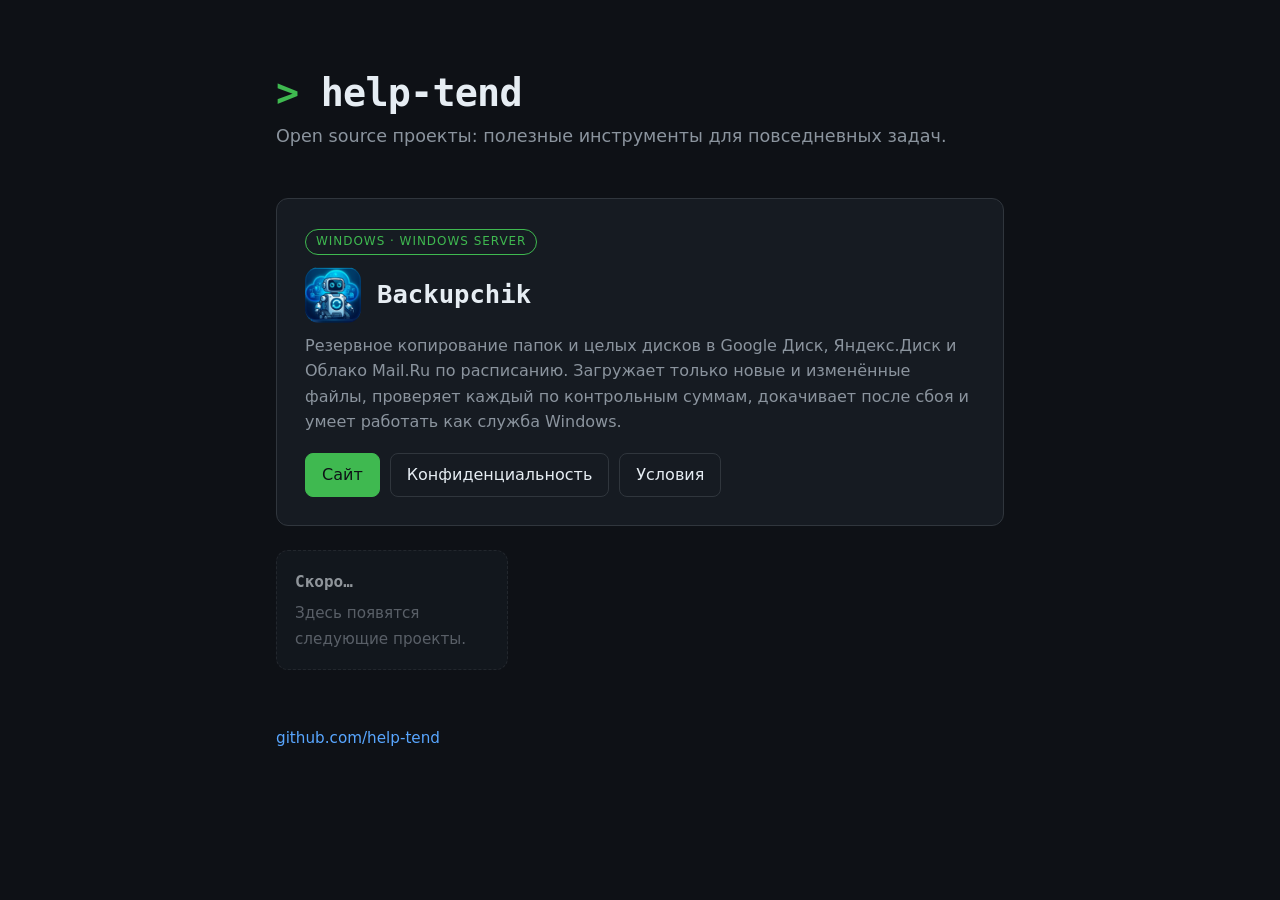
<file: index.html>
<!doctype html>
<html lang="ru">
<head>
  <meta charset="utf-8">
  <meta name="viewport" content="width=device-width, initial-scale=1">
  <title>help-tend — open source проекты</title>
  <meta name="description" content="Проекты help-tend: Backupchik — резервное копирование папок в Google Диск, Яндекс.Диск и Облако Mail.Ru — и другие полезные инструменты.">
  <meta name="color-scheme" content="dark">
  <meta name="theme-color" content="#0e1116">
  <link rel="canonical" href="https://help-tend.github.io/">
  <meta property="og:type" content="website">
  <meta property="og:title" content="help-tend — open source проекты">
  <meta property="og:description" content="Проекты help-tend: Backupchik — резервное копирование папок в Google Диск, Яндекс.Диск и Облако Mail.Ru — и другие полезные инструменты.">
  <meta property="og:url" content="https://help-tend.github.io/">
  <meta name="google-site-verification" content="nLDG6bBRHug6csCk54_2qdY5VK80AcoEO980-NKy0qo" />
  <link rel="icon" href="data:image/svg+xml,<svg xmlns='http://www.w3.org/2000/svg' viewBox='0 0 32 32'><rect width='32' height='32' rx='8' fill='%233fb950'/><text x='16' y='22' font-size='16' text-anchor='middle' fill='%230e1116' font-family='monospace' font-weight='700'>ht</text></svg>">
  <style>
    :root {
      --bg: #0e1116;
      --card: #161b22;
      --card-hover: #1c232c;
      --border: #30363d;
      --text: #e6edf3;
      --muted: #8b949e;
      --accent: #3fb950;
      --link: #58a6ff;
      --radius: 12px;
    }
    * { box-sizing: border-box; }
    html, body { margin: 0; }
    body {
      background: var(--bg);
      color: var(--text);
      font: 16px/1.6 system-ui, -apple-system, "Segoe UI", Roboto, sans-serif;
      -webkit-font-smoothing: antialiased;
    }
    .wrap { max-width: 760px; margin: 0 auto; padding: 72px 16px 48px; }
    header h1 {
      margin: 0 0 8px;
      font: 700 2.4rem/1.1 ui-monospace, "SF Mono", Menlo, Consolas, monospace;
      letter-spacing: -0.02em;
    }
    header h1 span { color: var(--accent); }
    header p { margin: 0 0 48px; color: var(--muted); font-size: 1.1rem; }

    .featured {
      background: var(--card);
      border: 1px solid var(--border);
      border-radius: var(--radius);
      padding: 28px;
      margin-bottom: 24px;
    }
    .badge {
      display: inline-block;
      font-size: .75rem;
      text-transform: uppercase;
      letter-spacing: .08em;
      color: var(--accent);
      border: 1px solid var(--accent);
      border-radius: 999px;
      padding: 2px 10px;
      margin-bottom: 12px;
    }
    .featured .head { display: flex; align-items: center; gap: 16px; margin-bottom: 10px; }
    .featured .head img { width: 56px; height: 56px; border-radius: 14px; flex: none; }
    .featured .head h2 { margin: 0; }
    .featured h2 {
      margin: 0 0 10px;
      font: 700 1.6rem/1.2 ui-monospace, "SF Mono", Menlo, Consolas, monospace;
    }
    .featured p { margin: 0 0 18px; color: var(--muted); }
    .links { display: flex; flex-wrap: wrap; gap: 10px; }
    .btn {
      display: inline-block;
      padding: 8px 16px;
      border-radius: 8px;
      border: 1px solid var(--border);
      color: var(--text);
      text-decoration: none;
      font-weight: 500;
      transition: border-color .15s, background .15s;
    }
    .btn:hover { border-color: var(--link); background: var(--card-hover); }
    .btn.primary { background: var(--accent); border-color: var(--accent); color: #0e1116; }
    .btn.primary:hover { filter: brightness(1.1); background: var(--accent); }

    .grid {
      display: grid;
      grid-template-columns: repeat(auto-fill, minmax(220px, 1fr));
      gap: 16px;
    }
    .card {
      display: block;
      background: var(--card);
      border: 1px solid var(--border);
      border-radius: var(--radius);
      padding: 18px;
      color: inherit;
      text-decoration: none;
      transition: border-color .15s, background .15s, transform .15s;
    }
    .card:hover { border-color: var(--link); background: var(--card-hover); transform: translateY(-2px); }
    .card strong { display: block; font-family: ui-monospace, "SF Mono", Menlo, Consolas, monospace; margin-bottom: 6px; }
    .card span { color: var(--muted); font-size: .95rem; }
    .card.soon { border-style: dashed; pointer-events: none; opacity: .6; }

    footer { margin-top: 56px; color: var(--muted); font-size: .95rem; }
    footer a { color: var(--link); text-decoration: none; }
    footer a:hover { text-decoration: underline; }

    @media (max-width: 480px) {
      .wrap { padding-top: 48px; }
      header h1 { font-size: 2rem; }
      .featured { padding: 20px; }
    }
  </style>
</head>
<body>
  <div class="wrap">
    <header>
      <h1><span>&gt;</span> help-tend</h1>
      <p>Open source проекты: полезные инструменты для повседневных задач.</p>
    </header>

    <main>
      <!-- Главный проект -->
      <section class="featured">
        <div class="badge">Windows · Windows Server</div>
        <div class="head">
          <img src="Backupchik/logo.png" alt="">
          <h2>Backupchik</h2>
        </div>
        <p>Резервное копирование папок и целых дисков в Google Диск, Яндекс.Диск и Облако Mail.Ru по расписанию. Загружает только новые и изменённые файлы, проверяет каждый по контрольным суммам, докачивает после сбоя и умеет работать как служба Windows.</p>
        <div class="links">
          <a class="btn primary" href="Backupchik/">Сайт</a>
          <a class="btn" href="Backupchik/privacy.html">Конфиденциальность</a>
          <a class="btn" href="Backupchik/terms.html">Условия</a>
        </div>
      </section>

      <!-- Остальные проекты: копируйте блок <a class="card"> для каждого нового -->
      <div class="grid">
        <div class="card soon">
          <strong>Скоро…</strong>
          <span>Здесь появятся следующие проекты.</span>
        </div>
      </div>
    </main>

    <footer>
      <a href="https://github.com/help-tend">github.com/help-tend</a>
    </footer>
  </div>
</body>
</html>
</file>
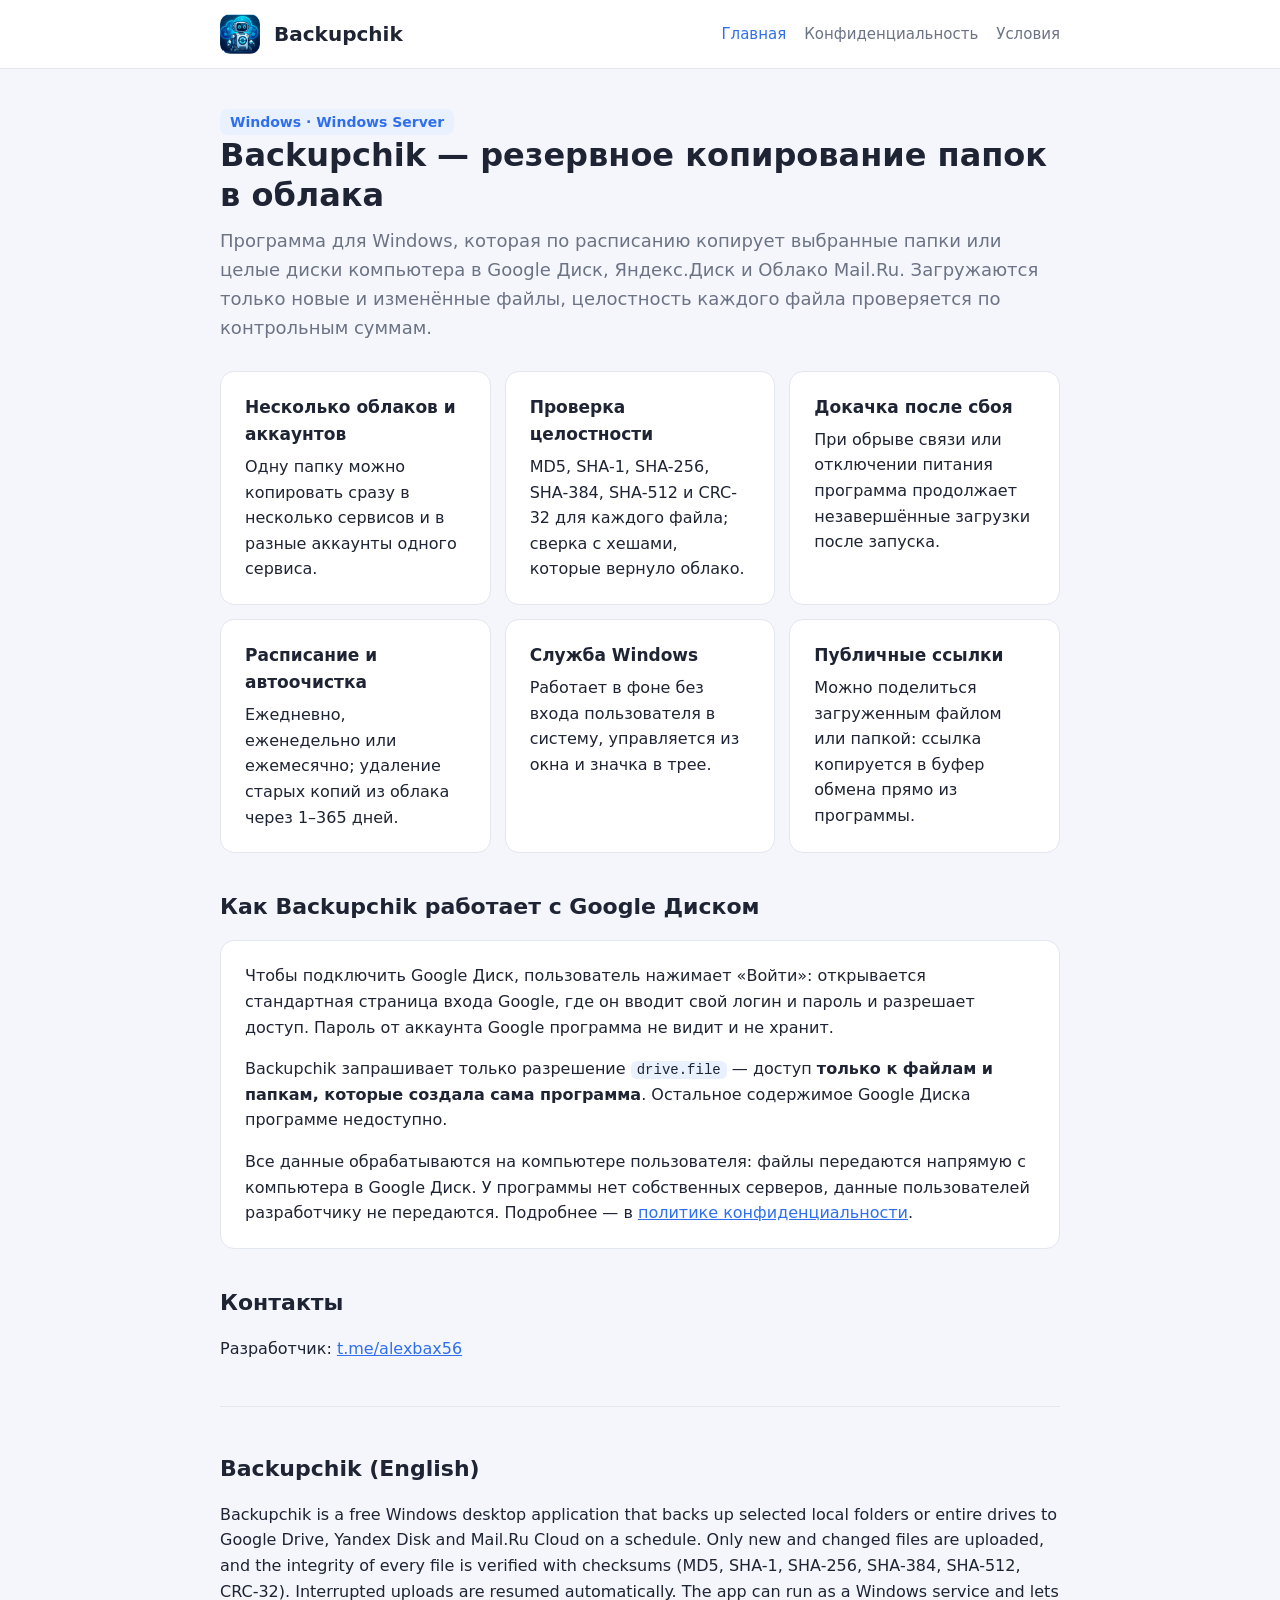
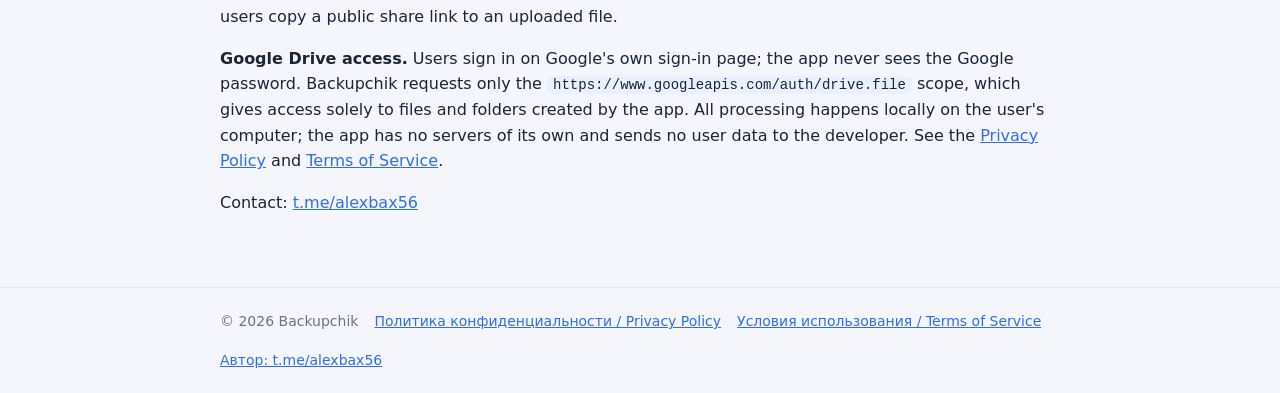
<file: Backupchik/index.html>
<!doctype html>
<html lang="ru">
<head>
<meta charset="utf-8">
<meta name="viewport" content="width=device-width, initial-scale=1">
<title>Backupchik — резервное копирование папок в облака</title>
<meta name="description" content="Backupchik — бесплатная программа для Windows: синхронизация папок и дисков с Google Диском, Яндекс.Диском и Облаком Mail.Ru по расписанию с проверкой контрольных сумм.">
<!-- GOOGLE_SITE_VERIFICATION: сюда вставьте мета-тег из Google Search Console -->
<link rel="icon" href="logo.png">
<link rel="stylesheet" href="style.css">
</head>
<body>
<header><div class="wrap">
  <img src="logo.png" alt="">
  <a class="brand" href="index.html">Backupchik</a>
  <nav><a href="index.html" aria-current="page">Главная</a><a href="privacy.html">Конфиденциальность</a><a href="terms.html">Условия</a></nav>
</div></header>

<main><div class="wrap">
  <span class="tag">Windows · Windows Server</span>
  <h1>Backupchik — резервное копирование папок в облака</h1>
  <p class="lead">Программа для Windows, которая по расписанию копирует выбранные папки или целые диски компьютера в Google Диск, Яндекс.Диск и Облако Mail.Ru. Загружаются только новые и изменённые файлы, целостность каждого файла проверяется по контрольным суммам.</p>

  <div class="grid">
    <div class="card"><h3>Несколько облаков и аккаунтов</h3>Одну папку можно копировать сразу в несколько сервисов и в разные аккаунты одного сервиса.</div>
    <div class="card"><h3>Проверка целостности</h3>MD5, SHA-1, SHA-256, SHA-384, SHA-512 и CRC-32 для каждого файла; сверка с хешами, которые вернуло облако.</div>
    <div class="card"><h3>Докачка после сбоя</h3>При обрыве связи или отключении питания программа продолжает незавершённые загрузки после запуска.</div>
    <div class="card"><h3>Расписание и автоочистка</h3>Ежедневно, еженедельно или ежемесячно; удаление старых копий из облака через 1–365 дней.</div>
    <div class="card"><h3>Служба Windows</h3>Работает в фоне без входа пользователя в систему, управляется из окна и значка в трее.</div>
    <div class="card"><h3>Публичные ссылки</h3>Можно поделиться загруженным файлом или папкой: ссылка копируется в буфер обмена прямо из программы.</div>
  </div>

  <h2>Как Backupchik работает с Google Диском</h2>
  <div class="card">
    <p>Чтобы подключить Google Диск, пользователь нажимает «Войти»: открывается стандартная страница входа Google, где он вводит свой логин и пароль и разрешает доступ. Пароль от аккаунта Google программа не видит и не хранит.</p>
    <p>Backupchik запрашивает только разрешение <code>drive.file</code> — доступ <b>только к файлам и папкам, которые создала сама программа</b>. Остальное содержимое Google Диска программе недоступно.</p>
    <p>Все данные обрабатываются на компьютере пользователя: файлы передаются напрямую с компьютера в Google Диск. У программы нет собственных серверов, данные пользователей разработчику не передаются. Подробнее — в <a href="privacy.html">политике конфиденциальности</a>.</p>
  </div>

  <h2>Контакты</h2>
  <p>Разработчик: <a href="https://t.me/alexbax56">t.me/alexbax56</a></p>

  <section class="lang" lang="en">
    <h2>Backupchik (English)</h2>
    <p>Backupchik is a free Windows desktop application that backs up selected local folders or entire drives to Google Drive, Yandex Disk and Mail.Ru Cloud on a schedule. Only new and changed files are uploaded, and the integrity of every file is verified with checksums (MD5, SHA-1, SHA-256, SHA-384, SHA-512, CRC-32). Interrupted uploads are resumed automatically. The app can run as a Windows service and lets users copy a public share link to an uploaded file.</p>
    <p><b>Google Drive access.</b> Users sign in on Google's own sign-in page; the app never sees the Google password. Backupchik requests only the <code>https://www.googleapis.com/auth/drive.file</code> scope, which gives access solely to files and folders created by the app. All processing happens locally on the user's computer; the app has no servers of its own and sends no user data to the developer. See the <a href="privacy.html#en">Privacy Policy</a> and <a href="terms.html#en">Terms of Service</a>.</p>
    <p>Contact: <a href="https://t.me/alexbax56">t.me/alexbax56</a></p>
  </section>
</div></main>

<footer><div class="wrap">
  <span>© 2026 Backupchik</span>
  <a href="privacy.html">Политика конфиденциальности / Privacy Policy</a>
  <a href="terms.html">Условия использования / Terms of Service</a>
  <a href="https://t.me/alexbax56">Автор: t.me/alexbax56</a>
</div></footer>
</body>
</html>
</file>
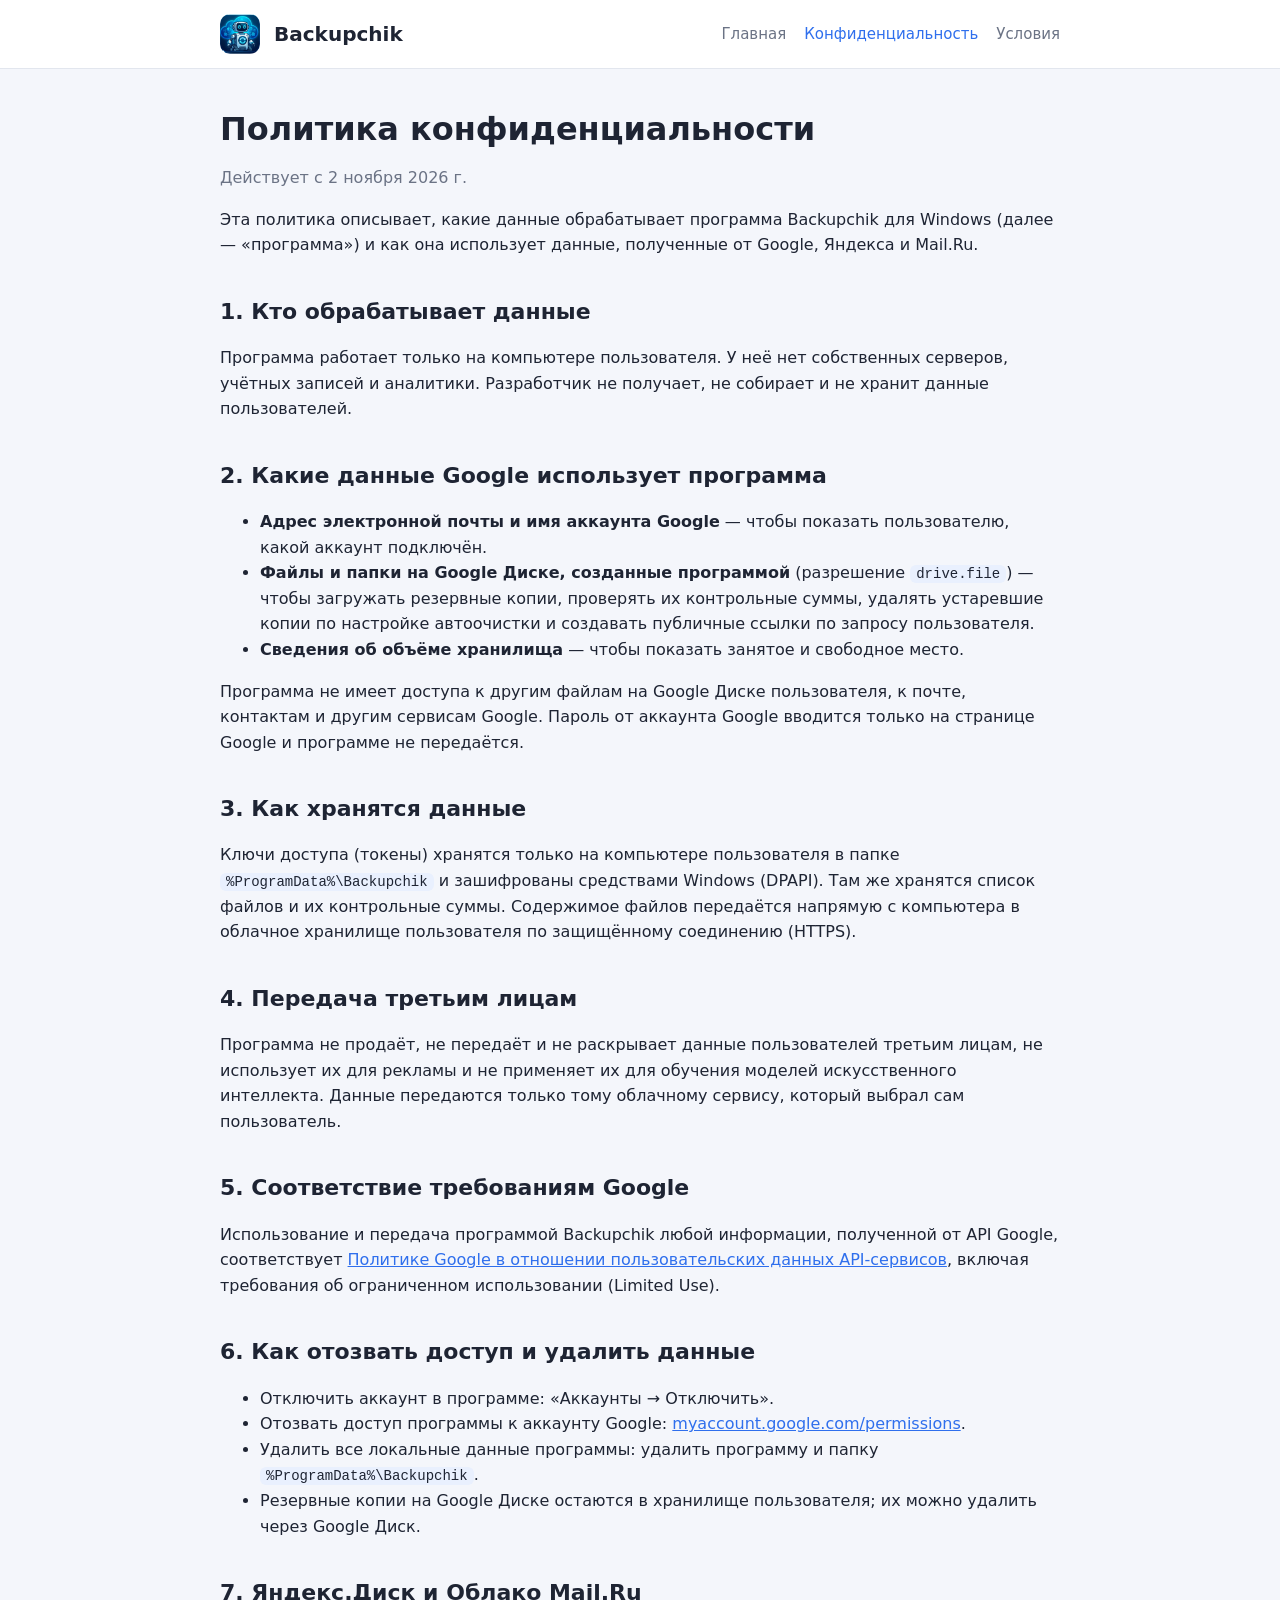
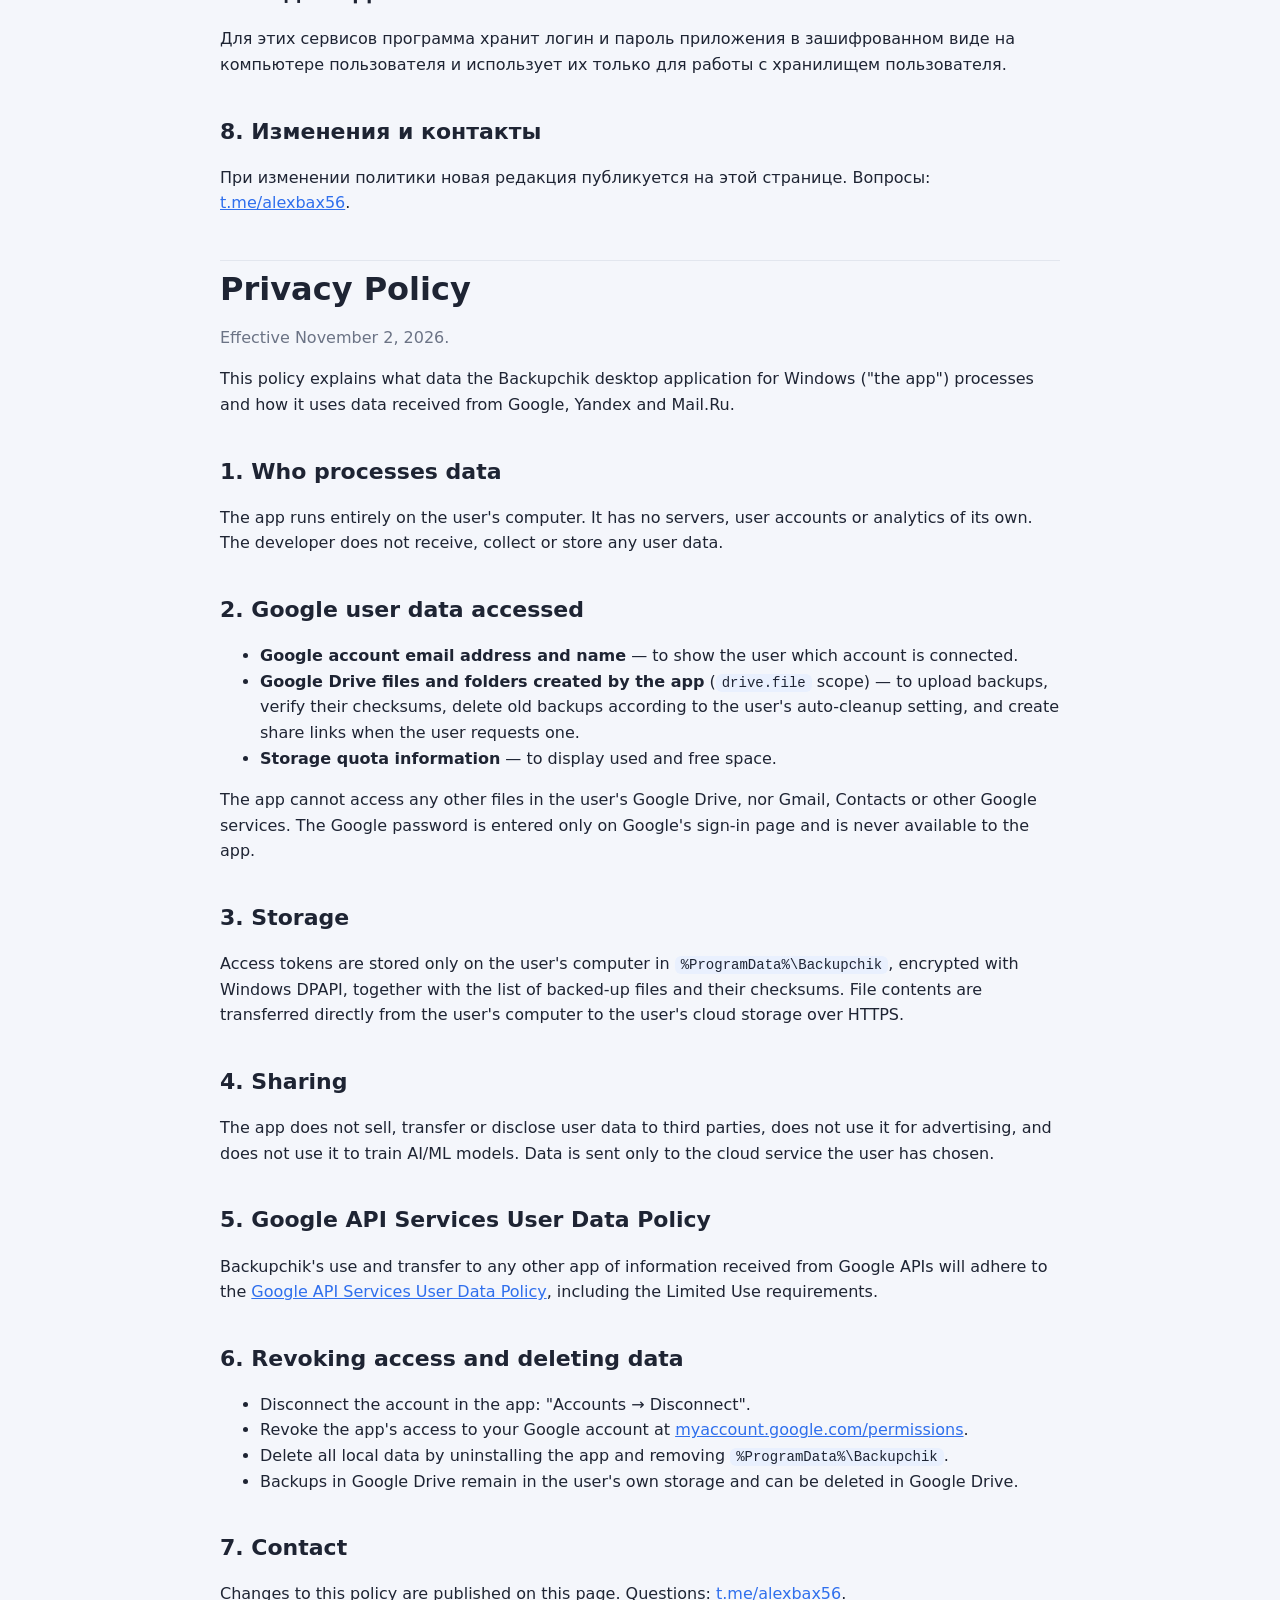
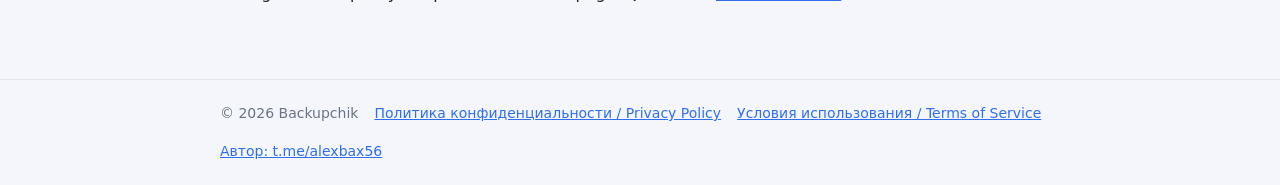
<file: Backupchik/privacy.html>
<!doctype html>
<html lang="ru">
<head>
<meta charset="utf-8">
<meta name="viewport" content="width=device-width, initial-scale=1">
<title>Политика конфиденциальности — Backupchik</title>
<meta name="description" content="Политика конфиденциальности программы Backupchik.">
<link rel="icon" href="logo.png">
<link rel="stylesheet" href="style.css">
</head>
<body>
<header><div class="wrap">
  <img src="logo.png" alt="">
  <a class="brand" href="index.html">Backupchik</a>
  <nav><a href="index.html">Главная</a><a href="privacy.html" aria-current="page">Конфиденциальность</a><a href="terms.html">Условия</a></nav>
</div></header>

<main>
<div class="wrap">
  <h1>Политика конфиденциальности</h1>
  <p class="muted">Действует с 2 ноября 2026 г.</p>
  <p>Эта политика описывает, какие данные обрабатывает программа Backupchik для Windows (далее — «программа») и как она использует данные, полученные от Google, Яндекса и Mail.Ru.</p>

  <h2>1. Кто обрабатывает данные</h2>
  <p>Программа работает только на компьютере пользователя. У неё нет собственных серверов, учётных записей и аналитики. Разработчик не получает, не собирает и не хранит данные пользователей.</p>

  <h2>2. Какие данные Google использует программа</h2>
  <ul>
    <li><b>Адрес электронной почты и имя аккаунта Google</b> — чтобы показать пользователю, какой аккаунт подключён.</li>
    <li><b>Файлы и папки на Google Диске, созданные программой</b> (разрешение <code>drive.file</code>) — чтобы загружать резервные копии, проверять их контрольные суммы, удалять устаревшие копии по настройке автоочистки и создавать публичные ссылки по запросу пользователя.</li>
    <li><b>Сведения об объёме хранилища</b> — чтобы показать занятое и свободное место.</li>
  </ul>
  <p>Программа не имеет доступа к другим файлам на Google Диске пользователя, к почте, контактам и другим сервисам Google. Пароль от аккаунта Google вводится только на странице Google и программе не передаётся.</p>

  <h2>3. Как хранятся данные</h2>
  <p>Ключи доступа (токены) хранятся только на компьютере пользователя в папке <code>%ProgramData%\Backupchik</code> и зашифрованы средствами Windows (DPAPI). Там же хранятся список файлов и их контрольные суммы. Содержимое файлов передаётся напрямую с компьютера в облачное хранилище пользователя по защищённому соединению (HTTPS).</p>

  <h2>4. Передача третьим лицам</h2>
  <p>Программа не продаёт, не передаёт и не раскрывает данные пользователей третьим лицам, не использует их для рекламы и не применяет их для обучения моделей искусственного интеллекта. Данные передаются только тому облачному сервису, который выбрал сам пользователь.</p>

  <h2>5. Соответствие требованиям Google</h2>
  <p>Использование и передача программой Backupchik любой информации, полученной от API Google, соответствует <a href="https://developers.google.com/terms/api-services-user-data-policy">Политике Google в отношении пользовательских данных API-сервисов</a>, включая требования об ограниченном использовании (Limited Use).</p>

  <h2>6. Как отозвать доступ и удалить данные</h2>
  <ul>
    <li>Отключить аккаунт в программе: «Аккаунты → Отключить».</li>
    <li>Отозвать доступ программы к аккаунту Google: <a href="https://myaccount.google.com/permissions">myaccount.google.com/permissions</a>.</li>
    <li>Удалить все локальные данные программы: удалить программу и папку <code>%ProgramData%\Backupchik</code>.</li>
    <li>Резервные копии на Google Диске остаются в хранилище пользователя; их можно удалить через Google Диск.</li>
  </ul>

  <h2>7. Яндекс.Диск и Облако Mail.Ru</h2>
  <p>Для этих сервисов программа хранит логин и пароль приложения в зашифрованном виде на компьютере пользователя и использует их только для работы с хранилищем пользователя.</p>

  <h2>8. Изменения и контакты</h2>
  <p>При изменении политики новая редакция публикуется на этой странице. Вопросы: <a href="https://t.me/alexbax56">t.me/alexbax56</a>.</p>

  <section class="lang" id="en" lang="en">
    <h1>Privacy Policy</h1>
    <p class="muted">Effective November 2, 2026.</p>
    <p>This policy explains what data the Backupchik desktop application for Windows ("the app") processes and how it uses data received from Google, Yandex and Mail.Ru.</p>
    <h2>1. Who processes data</h2>
    <p>The app runs entirely on the user's computer. It has no servers, user accounts or analytics of its own. The developer does not receive, collect or store any user data.</p>
    <h2>2. Google user data accessed</h2>
    <ul>
      <li><b>Google account email address and name</b> — to show the user which account is connected.</li>
      <li><b>Google Drive files and folders created by the app</b> (<code>drive.file</code> scope) — to upload backups, verify their checksums, delete old backups according to the user's auto-cleanup setting, and create share links when the user requests one.</li>
      <li><b>Storage quota information</b> — to display used and free space.</li>
    </ul>
    <p>The app cannot access any other files in the user's Google Drive, nor Gmail, Contacts or other Google services. The Google password is entered only on Google's sign-in page and is never available to the app.</p>
    <h2>3. Storage</h2>
    <p>Access tokens are stored only on the user's computer in <code>%ProgramData%\Backupchik</code>, encrypted with Windows DPAPI, together with the list of backed-up files and their checksums. File contents are transferred directly from the user's computer to the user's cloud storage over HTTPS.</p>
    <h2>4. Sharing</h2>
    <p>The app does not sell, transfer or disclose user data to third parties, does not use it for advertising, and does not use it to train AI/ML models. Data is sent only to the cloud service the user has chosen.</p>
    <h2>5. Google API Services User Data Policy</h2>
    <p>Backupchik's use and transfer to any other app of information received from Google APIs will adhere to the <a href="https://developers.google.com/terms/api-services-user-data-policy">Google API Services User Data Policy</a>, including the Limited Use requirements.</p>
    <h2>6. Revoking access and deleting data</h2>
    <ul>
      <li>Disconnect the account in the app: "Accounts → Disconnect".</li>
      <li>Revoke the app's access to your Google account at <a href="https://myaccount.google.com/permissions">myaccount.google.com/permissions</a>.</li>
      <li>Delete all local data by uninstalling the app and removing <code>%ProgramData%\Backupchik</code>.</li>
      <li>Backups in Google Drive remain in the user's own storage and can be deleted in Google Drive.</li>
    </ul>
    <h2>7. Contact</h2>
    <p>Changes to this policy are published on this page. Questions: <a href="https://t.me/alexbax56">t.me/alexbax56</a>.</p>
  </section>
</div>
</main>

<footer><div class="wrap">
  <span>© 2026 Backupchik</span>
  <a href="privacy.html">Политика конфиденциальности / Privacy Policy</a>
  <a href="terms.html">Условия использования / Terms of Service</a>
  <a href="https://t.me/alexbax56">Автор: t.me/alexbax56</a>
</div></footer>
</body>
</html>
</file>
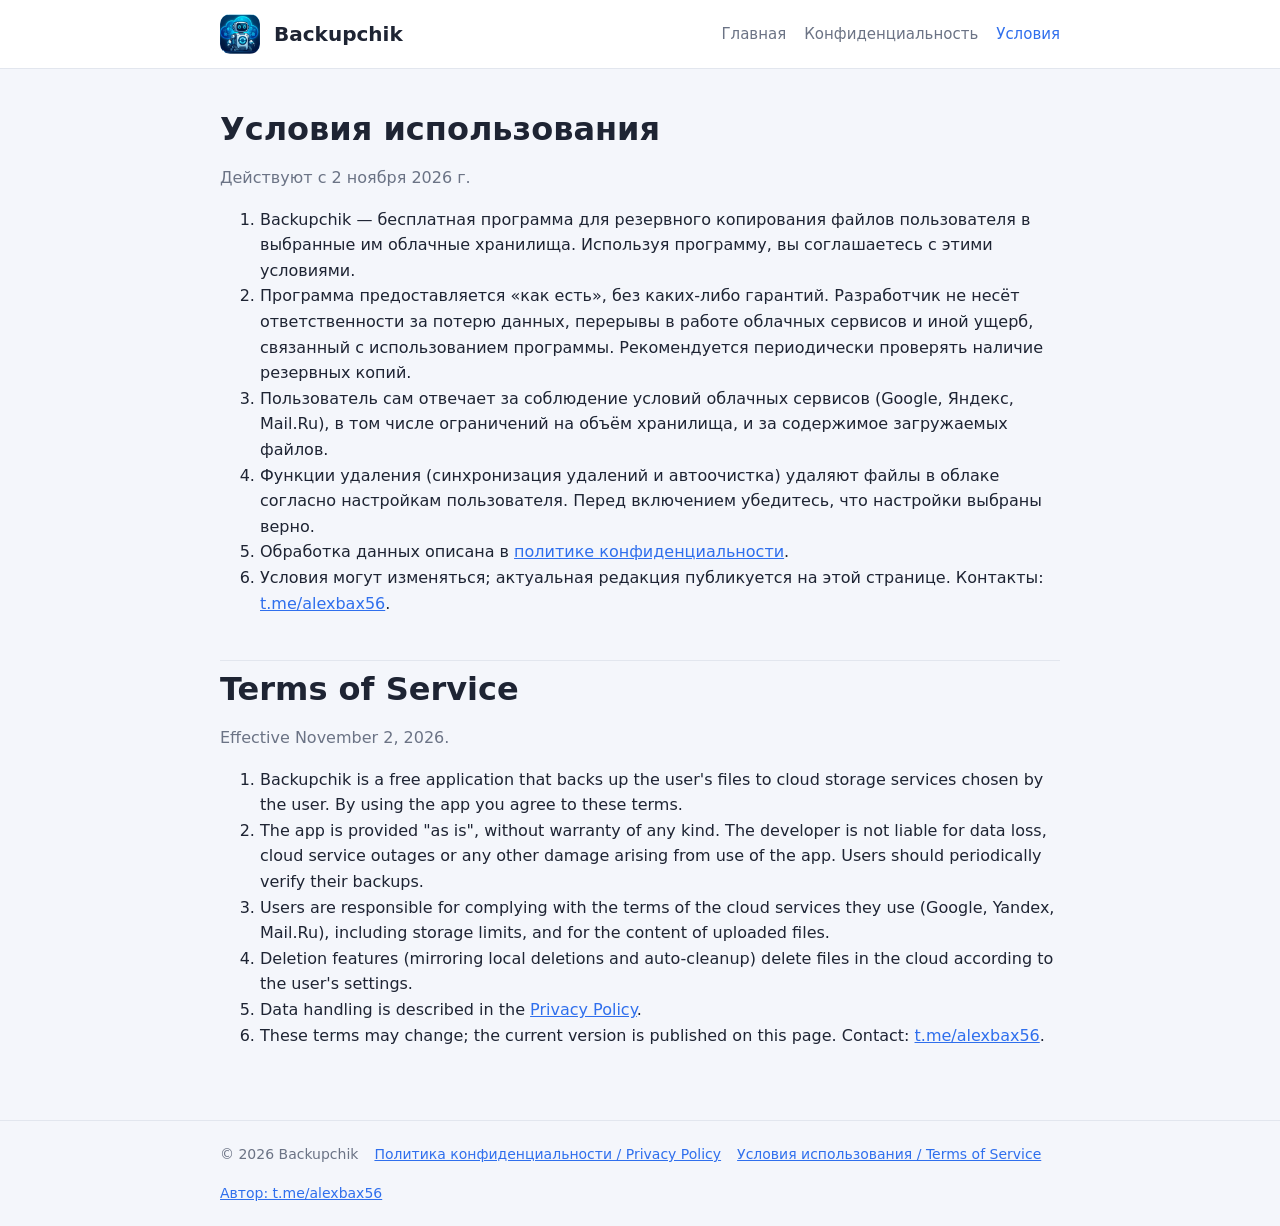
<file: Backupchik/terms.html>
<!doctype html>
<html lang="ru">
<head>
<meta charset="utf-8">
<meta name="viewport" content="width=device-width, initial-scale=1">
<title>Условия использования — Backupchik</title>
<meta name="description" content="Условия использования программы Backupchik.">
<link rel="icon" href="logo.png">
<link rel="stylesheet" href="style.css">
</head>
<body>
<header><div class="wrap">
  <img src="logo.png" alt="">
  <a class="brand" href="index.html">Backupchik</a>
  <nav><a href="index.html">Главная</a><a href="privacy.html">Конфиденциальность</a><a href="terms.html" aria-current="page">Условия</a></nav>
</div></header>

<main>
<div class="wrap">
  <h1>Условия использования</h1>
  <p class="muted">Действуют с 2 ноября 2026 г.</p>
  <ol>
    <li>Backupchik — бесплатная программа для резервного копирования файлов пользователя в выбранные им облачные хранилища. Используя программу, вы соглашаетесь с этими условиями.</li>
    <li>Программа предоставляется «как есть», без каких-либо гарантий. Разработчик не несёт ответственности за потерю данных, перерывы в работе облачных сервисов и иной ущерб, связанный с использованием программы. Рекомендуется периодически проверять наличие резервных копий.</li>
    <li>Пользователь сам отвечает за соблюдение условий облачных сервисов (Google, Яндекс, Mail.Ru), в том числе ограничений на объём хранилища, и за содержимое загружаемых файлов.</li>
    <li>Функции удаления (синхронизация удалений и автоочистка) удаляют файлы в облаке согласно настройкам пользователя. Перед включением убедитесь, что настройки выбраны верно.</li>
    <li>Обработка данных описана в <a href="privacy.html">политике конфиденциальности</a>.</li>
    <li>Условия могут изменяться; актуальная редакция публикуется на этой странице. Контакты: <a href="https://t.me/alexbax56">t.me/alexbax56</a>.</li>
  </ol>
  <section class="lang" id="en" lang="en">
    <h1>Terms of Service</h1>
    <p class="muted">Effective November 2, 2026.</p>
    <ol>
      <li>Backupchik is a free application that backs up the user's files to cloud storage services chosen by the user. By using the app you agree to these terms.</li>
      <li>The app is provided "as is", without warranty of any kind. The developer is not liable for data loss, cloud service outages or any other damage arising from use of the app. Users should periodically verify their backups.</li>
      <li>Users are responsible for complying with the terms of the cloud services they use (Google, Yandex, Mail.Ru), including storage limits, and for the content of uploaded files.</li>
      <li>Deletion features (mirroring local deletions and auto-cleanup) delete files in the cloud according to the user's settings.</li>
      <li>Data handling is described in the <a href="privacy.html#en">Privacy Policy</a>.</li>
      <li>These terms may change; the current version is published on this page. Contact: <a href="https://t.me/alexbax56">t.me/alexbax56</a>.</li>
    </ol>
  </section>
</div>
</main>

<footer><div class="wrap">
  <span>© 2026 Backupchik</span>
  <a href="privacy.html">Политика конфиденциальности / Privacy Policy</a>
  <a href="terms.html">Условия использования / Terms of Service</a>
  <a href="https://t.me/alexbax56">Автор: t.me/alexbax56</a>
</div></footer>
</body>
</html>
</file>
<file: Backupchik/style.css>
:root{--bg:#f4f6fb;--surface:#fff;--text:#1e2433;--muted:#6b7385;--accent:#2f6fed;--border:#e2e6ee;--soft:#e9f0fe}
@media (prefers-color-scheme:dark){:root{--bg:#0f131c;--surface:#171c27;--text:#e6e9f0;--muted:#8e97aa;--accent:#4c86f7;--border:#283042;--soft:#1c2944}}
*{box-sizing:border-box}
body{margin:0;background:var(--bg);color:var(--text);font:16px/1.6 "Segoe UI",system-ui,-apple-system,Roboto,Arial,sans-serif}
a{color:var(--accent)}
.wrap{max-width:880px;margin:0 auto;padding:0 20px}
header{background:var(--surface);border-bottom:1px solid var(--border)}
header .wrap{display:flex;align-items:center;gap:14px;min-height:68px;flex-wrap:wrap}
header img{width:40px;height:40px;border-radius:10px}
header .brand{font-weight:700;font-size:20px;text-decoration:none;color:var(--text)}
nav{margin-left:auto;display:flex;gap:18px;flex-wrap:wrap}
nav a{text-decoration:none;color:var(--muted);font-size:15px}
nav a:hover,nav a[aria-current]{color:var(--accent)}
main{padding:40px 0 56px}
h1{font-size:32px;line-height:1.25;margin:0 0 12px}
h2{font-size:22px;margin:36px 0 10px}
h3{font-size:17px;margin:22px 0 6px}
.lead{font-size:18px;color:var(--muted);margin:0 0 28px}
.card{background:var(--surface);border:1px solid var(--border);border-radius:14px;padding:22px 24px;margin:16px 0}
.grid{display:grid;grid-template-columns:repeat(auto-fit,minmax(240px,1fr));gap:14px}
.grid .card{margin:0}
.grid h3{margin-top:0}
.tag{display:inline-block;background:var(--soft);color:var(--accent);border-radius:8px;padding:2px 10px;font-size:14px;font-weight:600}
.muted{color:var(--muted)}
.lang{border-top:1px solid var(--border);margin-top:44px;padding-top:8px}
footer{border-top:1px solid var(--border);padding:22px 0;color:var(--muted);font-size:14px}
footer .wrap{display:flex;gap:16px;flex-wrap:wrap}
code{background:var(--soft);padding:1px 6px;border-radius:6px;font-size:14px}
@media (max-width:600px){h1{font-size:26px}nav{margin-left:0;width:100%}}
.card>p:first-child{margin-top:0}.card>p:last-child{margin-bottom:0}
</file>
